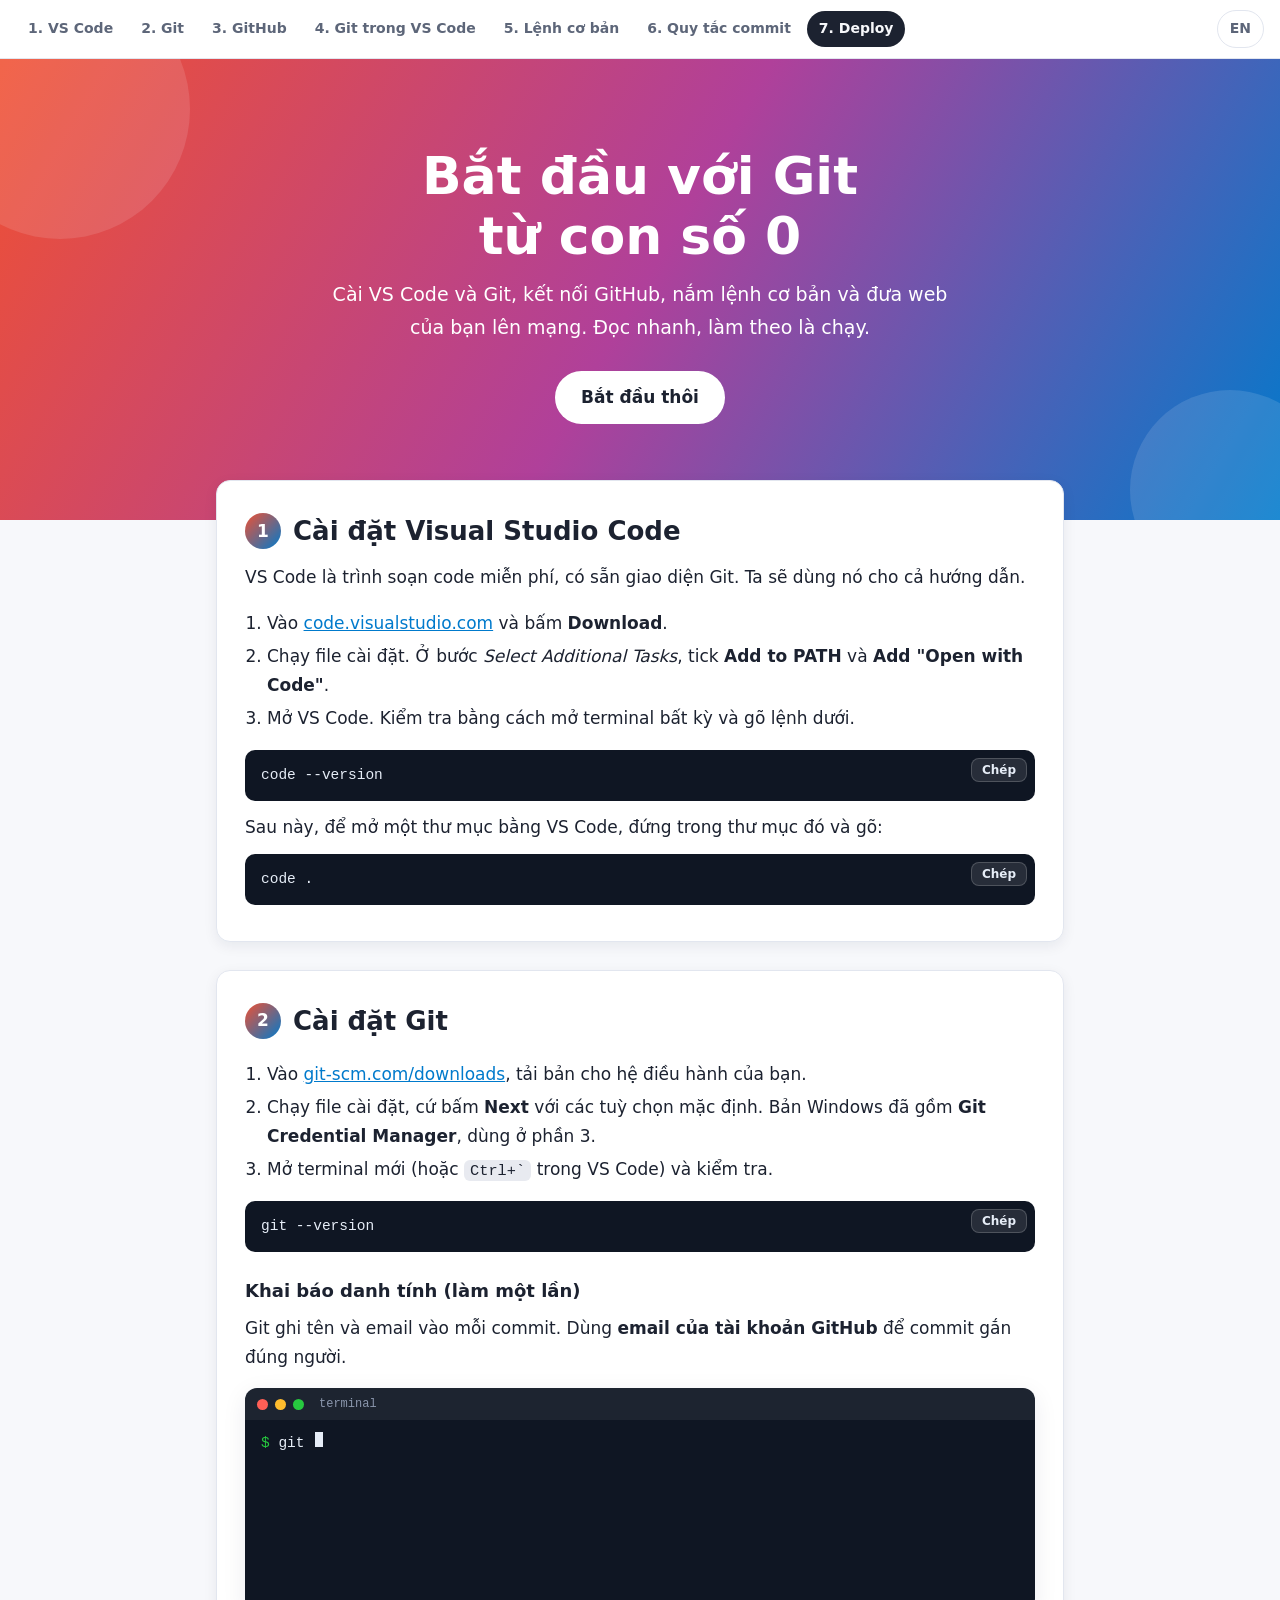
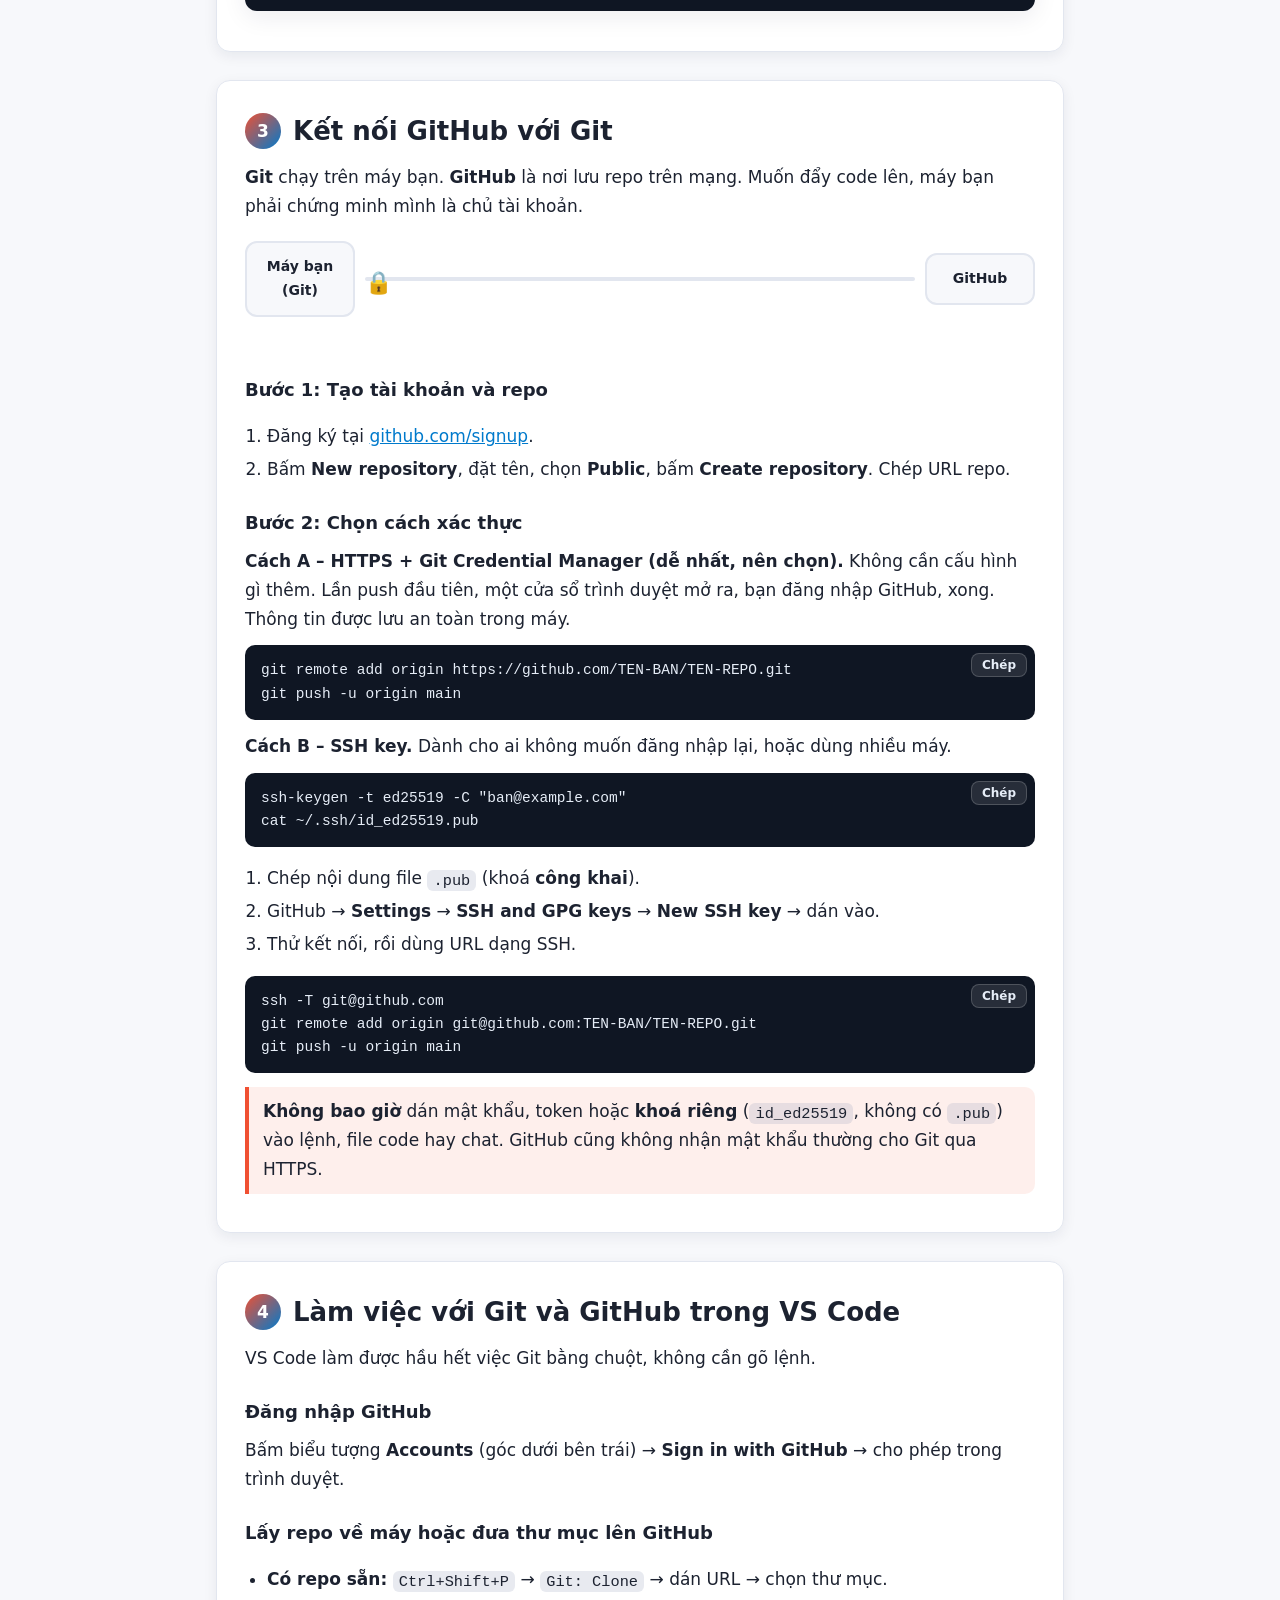
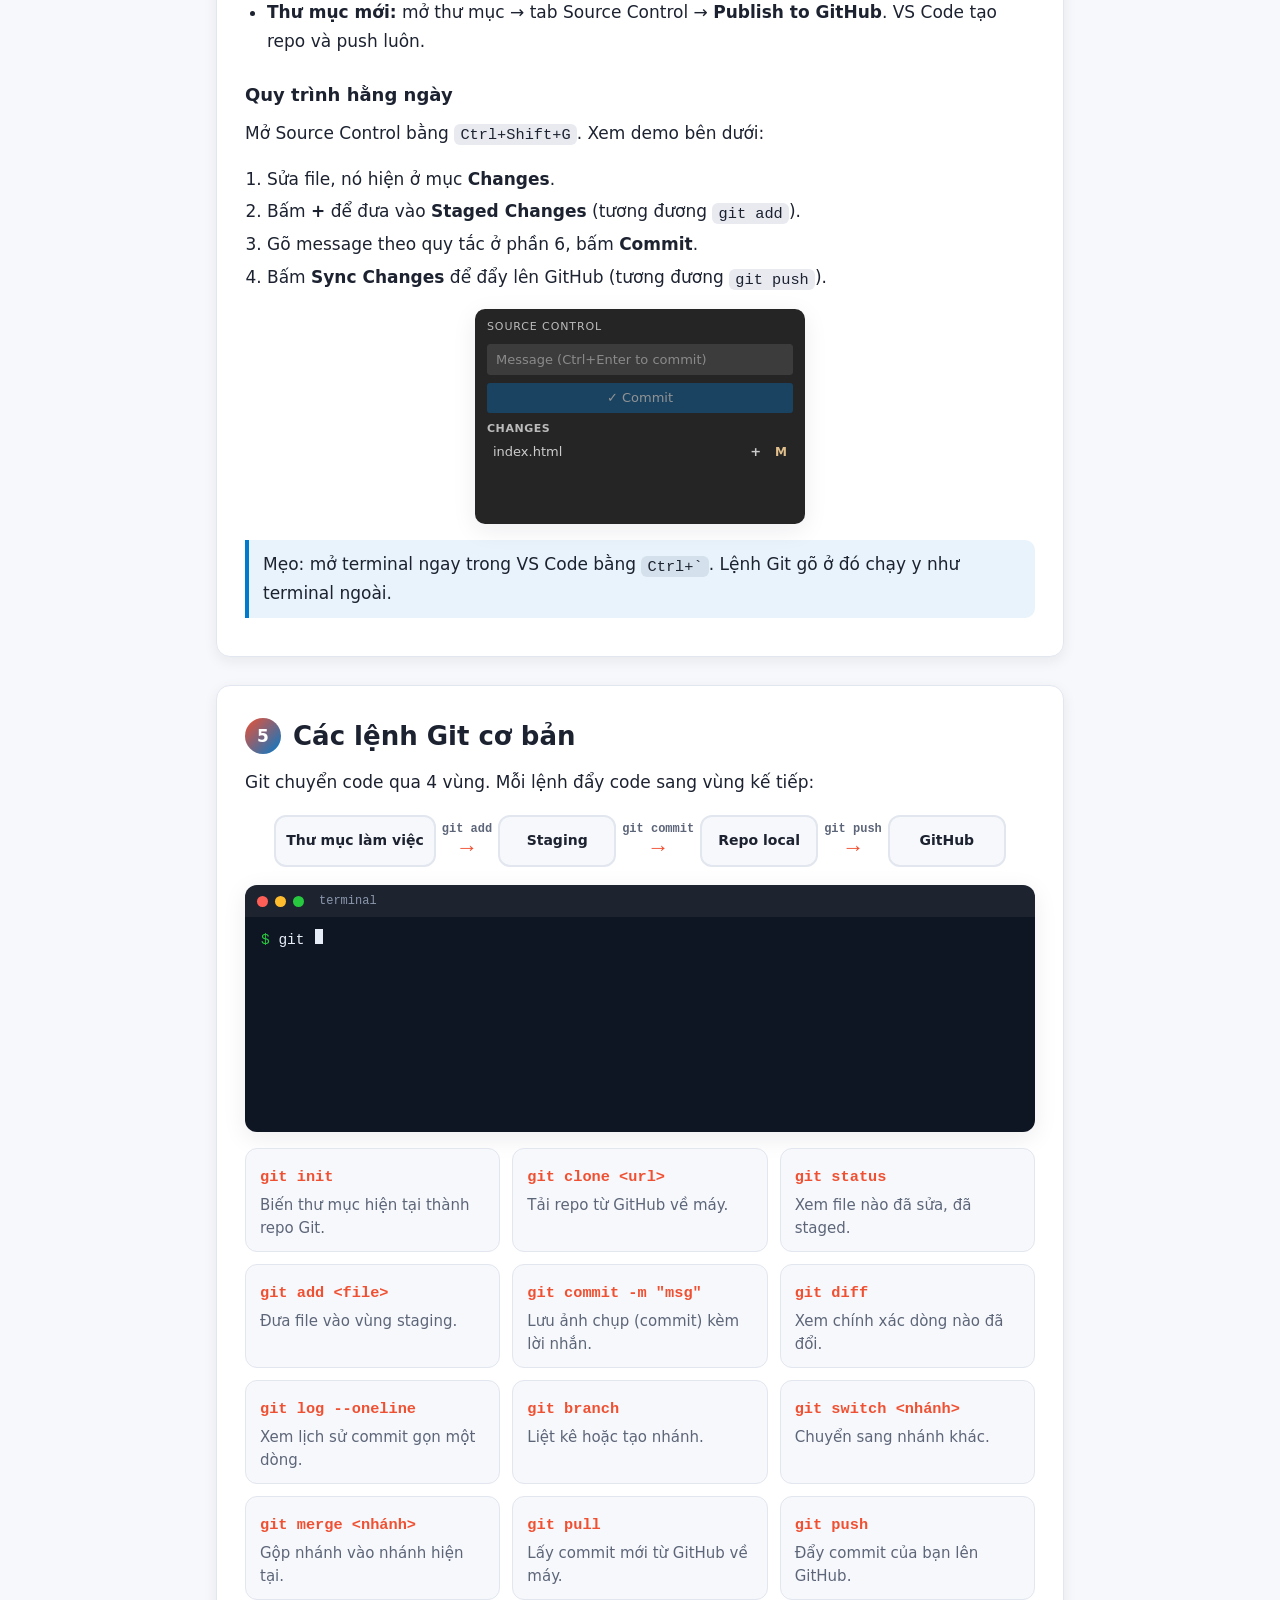
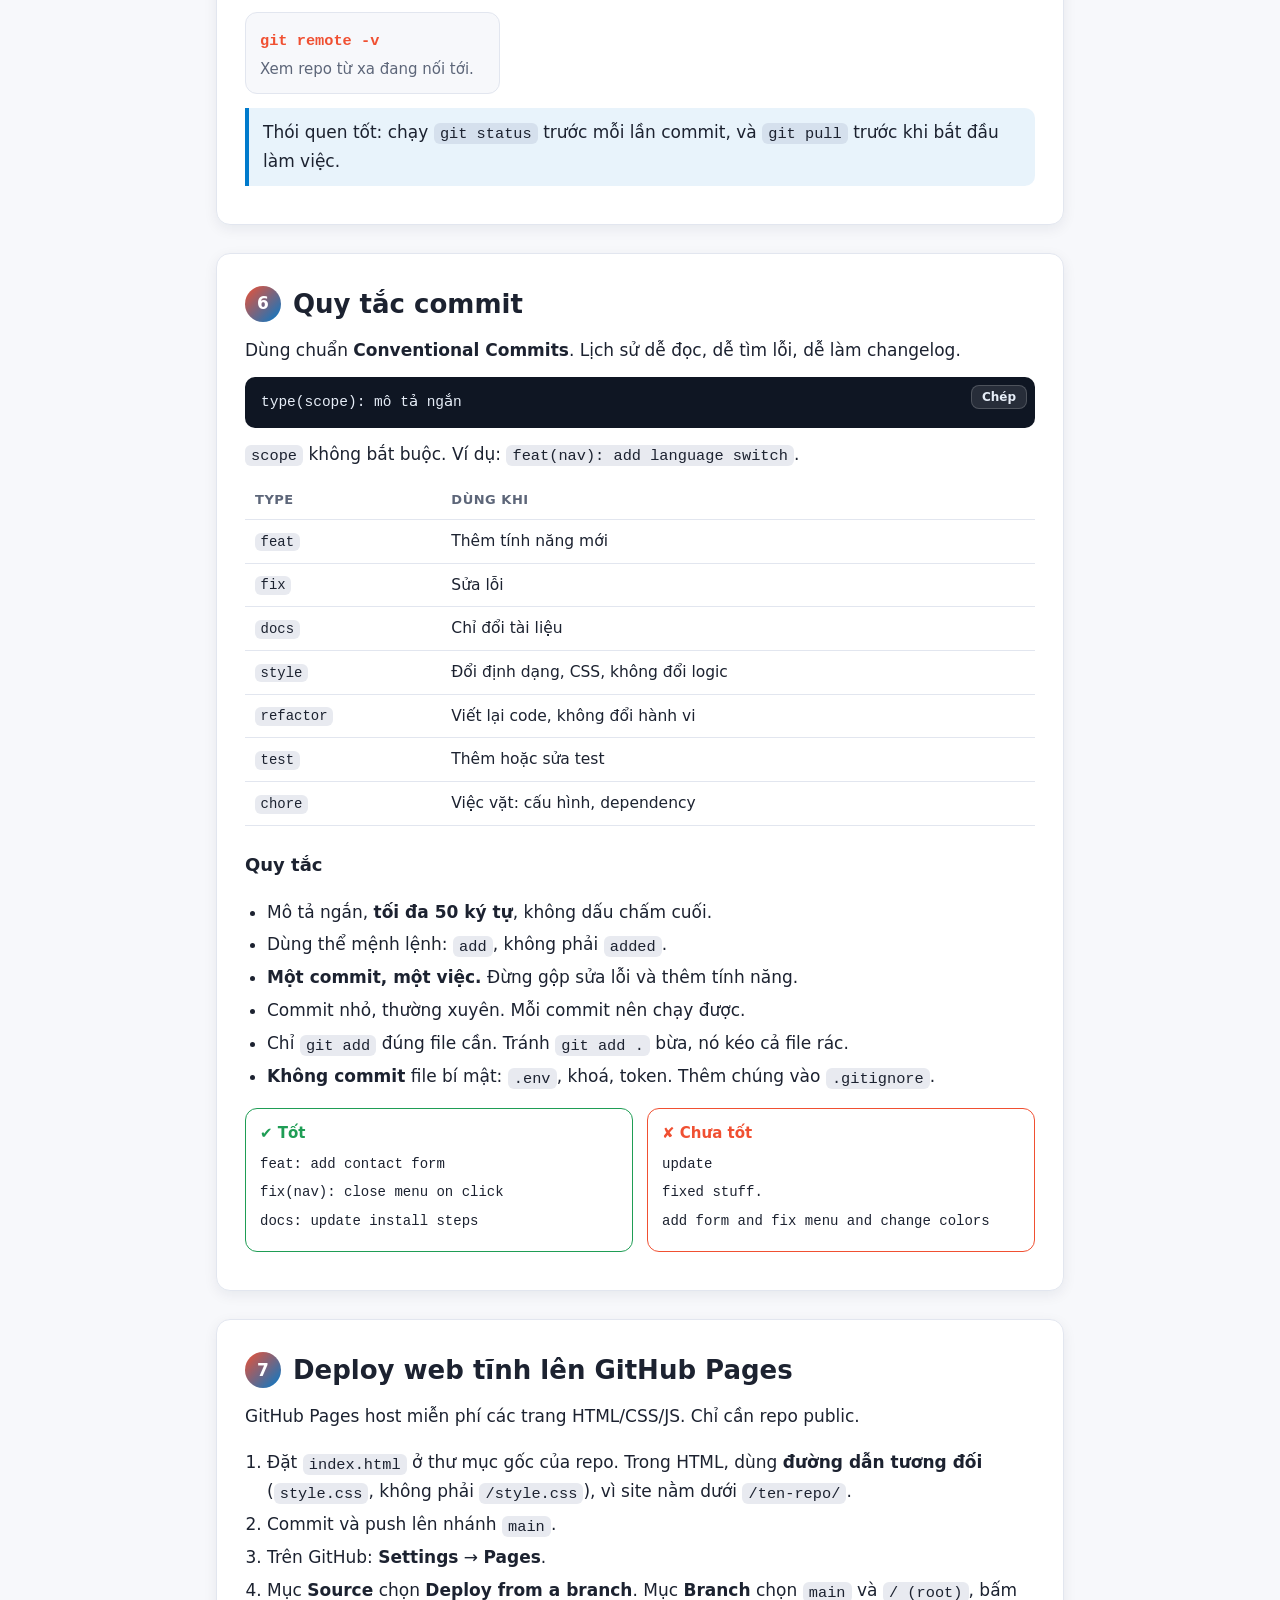
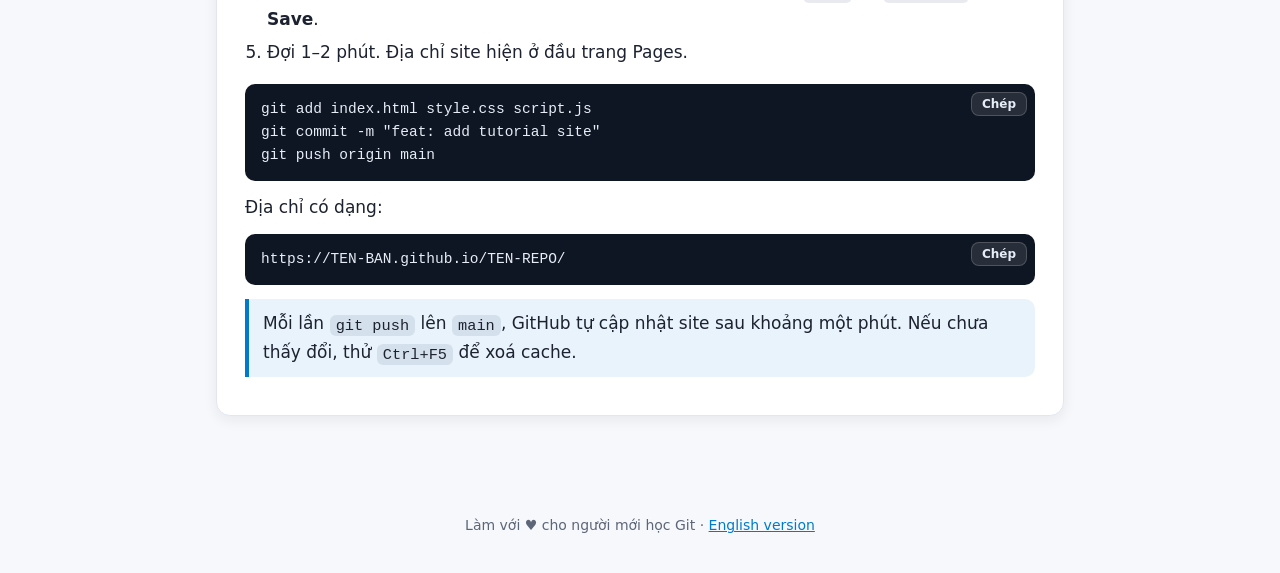
<file: index.html>
<!doctype html>
<html lang="vi">
<head>
  <meta charset="utf-8">
  <meta name="viewport" content="width=device-width, initial-scale=1">
  <title>Bắt đầu với Git – VS Code, GitHub từ con số 0</title>
  <meta name="description" content="Hướng dẫn nhanh cho người mới: cài VS Code và Git, kết nối GitHub, lệnh Git cơ bản, quy tắc commit và deploy web tĩnh lên GitHub Pages.">
  <link rel="alternate" hreflang="en" href="en/">
  <link rel="alternate" hreflang="vi" href="./">
  <link rel="stylesheet" href="style.css">
</head>
<body>
  <div class="progress"></div>

  <nav class="nav">
    <a href="#vscode">1. VS Code</a>
    <a href="#git">2. Git</a>
    <a href="#github">3. GitHub</a>
    <a href="#vscode-git">4. Git trong VS Code</a>
    <a href="#commands">5. Lệnh cơ bản</a>
    <a href="#commit-rules">6. Quy tắc commit</a>
    <a href="#deploy">7. Deploy</a>
    <span class="spacer"></span>
    <a class="lang" href="en/" hreflang="en">EN</a>
  </nav>

  <header class="hero">
    <h1>Bắt đầu với Git<br>từ con số 0</h1>
    <p>Cài VS Code và Git, kết nối GitHub, nắm lệnh cơ bản và đưa web của bạn lên mạng. Đọc nhanh, làm theo là chạy.</p>
    <a class="cta" href="#vscode">Bắt đầu thôi</a>
  </header>

  <main>
    <!-- 1 -->
    <section id="vscode" class="reveal">
      <h2><span class="num">1</span> Cài đặt Visual Studio Code</h2>
      <p>VS Code là trình soạn code miễn phí, có sẵn giao diện Git. Ta sẽ dùng nó cho cả hướng dẫn.</p>
      <ol>
        <li>Vào <a href="https://code.visualstudio.com/" target="_blank" rel="noopener">code.visualstudio.com</a> và bấm <b>Download</b>.</li>
        <li>Chạy file cài đặt. Ở bước <i>Select Additional Tasks</i>, tick <b>Add to PATH</b> và <b>Add "Open with Code"</b>.</li>
        <li>Mở VS Code. Kiểm tra bằng cách mở terminal bất kỳ và gõ lệnh dưới.</li>
      </ol>
      <pre class="code"><code>code --version</code></pre>
      <p>Sau này, để mở một thư mục bằng VS Code, đứng trong thư mục đó và gõ:</p>
      <pre class="code"><code>code .</code></pre>
      <!-- Chỗ cho GIF thật: <img src="assets/vscode-install.gif" alt="..."> -->
    </section>

    <!-- 2 -->
    <section id="git" class="reveal">
      <h2><span class="num">2</span> Cài đặt Git</h2>
      <ol>
        <li>Vào <a href="https://git-scm.com/downloads" target="_blank" rel="noopener">git-scm.com/downloads</a>, tải bản cho hệ điều hành của bạn.</li>
        <li>Chạy file cài đặt, cứ bấm <b>Next</b> với các tuỳ chọn mặc định. Bản Windows đã gồm <b>Git Credential Manager</b>, dùng ở phần 3.</li>
        <li>Mở terminal mới (hoặc <code>Ctrl+`</code> trong VS Code) và kiểm tra.</li>
      </ol>
      <pre class="code"><code>git --version</code></pre>
      <h3>Khai báo danh tính (làm một lần)</h3>
      <p>Git ghi tên và email vào mỗi commit. Dùng <b>email của tài khoản GitHub</b> để commit gắn đúng người.</p>
      <div class="term">
        <div class="term-bar"><i></i><i></i><i></i><span>terminal</span></div>
        <div class="term-body">
          <p class="c">git --version</p>
          <p class="o">git version 2.47.0.windows.1</p>
          <p class="c">git config --global user.name "Ten Cua Ban"</p>
          <p class="c">git config --global user.email "ban@example.com"</p>
          <p class="c">git config --global --list</p>
          <p class="o">user.name=Ten Cua Ban</p>
          <p class="o">user.email=ban@example.com</p>
        </div>
      </div>
    </section>

    <!-- 3 -->
    <section id="github" class="reveal">
      <h2><span class="num">3</span> Kết nối GitHub với Git</h2>
      <p><b>Git</b> chạy trên máy bạn. <b>GitHub</b> là nơi lưu repo trên mạng. Muốn đẩy code lên, máy bạn phải chứng minh mình là chủ tài khoản.</p>

      <div class="link">
        <div class="node">Máy bạn<br>(Git)</div>
        <div class="wire"></div>
        <div class="node">GitHub</div>
      </div>
      <div class="link-steps">
        <span>1. Git gửi yêu cầu push</span>
        <span>2. GitHub hỏi: bạn là ai?</span>
        <span>3. Bạn xác thực, code được lưu</span>
      </div>

      <h3>Bước 1: Tạo tài khoản và repo</h3>
      <ol>
        <li>Đăng ký tại <a href="https://github.com/signup" target="_blank" rel="noopener">github.com/signup</a>.</li>
        <li>Bấm <b>New repository</b>, đặt tên, chọn <b>Public</b>, bấm <b>Create repository</b>. Chép URL repo.</li>
      </ol>

      <h3>Bước 2: Chọn cách xác thực</h3>
      <p><b>Cách A – HTTPS + Git Credential Manager (dễ nhất, nên chọn).</b> Không cần cấu hình gì thêm. Lần push đầu tiên, một cửa sổ trình duyệt mở ra, bạn đăng nhập GitHub, xong. Thông tin được lưu an toàn trong máy.</p>
      <pre class="code"><code>git remote add origin https://github.com/TEN-BAN/TEN-REPO.git
git push -u origin main</code></pre>

      <p><b>Cách B – SSH key.</b> Dành cho ai không muốn đăng nhập lại, hoặc dùng nhiều máy.</p>
      <pre class="code"><code>ssh-keygen -t ed25519 -C "ban@example.com"
cat ~/.ssh/id_ed25519.pub</code></pre>
      <ol>
        <li>Chép nội dung file <code>.pub</code> (khoá <b>công khai</b>).</li>
        <li>GitHub → <b>Settings</b> → <b>SSH and GPG keys</b> → <b>New SSH key</b> → dán vào.</li>
        <li>Thử kết nối, rồi dùng URL dạng SSH.</li>
      </ol>
      <pre class="code"><code>ssh -T git@github.com
git remote add origin git@github.com:TEN-BAN/TEN-REPO.git
git push -u origin main</code></pre>

      <div class="note warn"><b>Không bao giờ</b> dán mật khẩu, token hoặc <b>khoá riêng</b> (<code>id_ed25519</code>, không có <code>.pub</code>) vào lệnh, file code hay chat. GitHub cũng không nhận mật khẩu thường cho Git qua HTTPS.</div>
    </section>

    <!-- 4 -->
    <section id="vscode-git" class="reveal">
      <h2><span class="num">4</span> Làm việc với Git và GitHub trong VS Code</h2>
      <p>VS Code làm được hầu hết việc Git bằng chuột, không cần gõ lệnh.</p>

      <h3>Đăng nhập GitHub</h3>
      <p>Bấm biểu tượng <b>Accounts</b> (góc dưới bên trái) → <b>Sign in with GitHub</b> → cho phép trong trình duyệt.</p>

      <h3>Lấy repo về máy hoặc đưa thư mục lên GitHub</h3>
      <ul>
        <li><b>Có repo sẵn:</b> <code>Ctrl+Shift+P</code> → <code>Git: Clone</code> → dán URL → chọn thư mục.</li>
        <li><b>Thư mục mới:</b> mở thư mục → tab Source Control → <b>Publish to GitHub</b>. VS Code tạo repo và push luôn.</li>
      </ul>

      <h3>Quy trình hằng ngày</h3>
      <p>Mở Source Control bằng <code>Ctrl+Shift+G</code>. Xem demo bên dưới:</p>
      <ol>
        <li>Sửa file, nó hiện ở mục <b>Changes</b>.</li>
        <li>Bấm <b>+</b> để đưa vào <b>Staged Changes</b> (tương đương <code>git add</code>).</li>
        <li>Gõ message theo quy tắc ở phần 6, bấm <b>Commit</b>.</li>
        <li>Bấm <b>Sync Changes</b> để đẩy lên GitHub (tương đương <code>git push</code>).</li>
      </ol>

      <div class="scm">
        <div class="scm-head">SOURCE CONTROL</div>
        <div class="scm-msg" data-ph="Message (Ctrl+Enter to commit)" data-msg="feat: add homepage"></div>
        <div class="scm-btn">✓ Commit</div>
        <div class="scm-sync">⟳ Sync Changes 1↑</div>
        <div class="scm-done">✔ Đã commit</div>
        <div class="scm-group g-changes">
          <h4>Changes</h4>
          <div class="scm-file f-changes"><span>index.html</span><span><span class="plus">+</span><b>M</b></span></div>
        </div>
        <div class="scm-group g-staged">
          <h4>Staged Changes</h4>
          <div class="scm-file f-staged"><span>index.html</span><b>M</b></div>
        </div>
      </div>
      <!-- Chỗ cho GIF thật: <img src="assets/vscode-source-control.gif" alt="..."> -->

      <div class="note">Mẹo: mở terminal ngay trong VS Code bằng <code>Ctrl+`</code>. Lệnh Git gõ ở đó chạy y như terminal ngoài.</div>
    </section>

    <!-- 5 -->
    <section id="commands" class="reveal">
      <h2><span class="num">5</span> Các lệnh Git cơ bản</h2>
      <p>Git chuyển code qua 4 vùng. Mỗi lệnh đẩy code sang vùng kế tiếp:</p>
      <div class="flow">
        <div class="box" style="--i:0">Thư mục làm việc</div>
        <div class="arrow">git add</div>
        <div class="box" style="--i:1">Staging</div>
        <div class="arrow">git commit</div>
        <div class="box" style="--i:2">Repo local</div>
        <div class="arrow">git push</div>
        <div class="box" style="--i:3">GitHub</div>
      </div>

      <div class="term">
        <div class="term-bar"><i></i><i></i><i></i><span>terminal</span></div>
        <div class="term-body">
          <p class="c">git init</p>
          <p class="o">Initialized empty Git repository in .git/</p>
          <p class="c">git add index.html</p>
          <p class="c">git commit -m "feat: add homepage"</p>
          <p class="o">[main (root-commit) a1b2c3d] feat: add homepage</p>
          <p class="o"> 1 file changed, 12 insertions(+)</p>
          <p class="c">git push -u origin main</p>
          <p class="o">branch 'main' set up to track 'origin/main'.</p>
        </div>
      </div>

      <div class="cards">
        <div class="card"><code>git init</code><p>Biến thư mục hiện tại thành repo Git.</p></div>
        <div class="card"><code>git clone &lt;url&gt;</code><p>Tải repo từ GitHub về máy.</p></div>
        <div class="card"><code>git status</code><p>Xem file nào đã sửa, đã staged.</p></div>
        <div class="card"><code>git add &lt;file&gt;</code><p>Đưa file vào vùng staging.</p></div>
        <div class="card"><code>git commit -m "msg"</code><p>Lưu ảnh chụp (commit) kèm lời nhắn.</p></div>
        <div class="card"><code>git diff</code><p>Xem chính xác dòng nào đã đổi.</p></div>
        <div class="card"><code>git log --oneline</code><p>Xem lịch sử commit gọn một dòng.</p></div>
        <div class="card"><code>git branch</code><p>Liệt kê hoặc tạo nhánh.</p></div>
        <div class="card"><code>git switch &lt;nhánh&gt;</code><p>Chuyển sang nhánh khác.</p></div>
        <div class="card"><code>git merge &lt;nhánh&gt;</code><p>Gộp nhánh vào nhánh hiện tại.</p></div>
        <div class="card"><code>git pull</code><p>Lấy commit mới từ GitHub về máy.</p></div>
        <div class="card"><code>git push</code><p>Đẩy commit của bạn lên GitHub.</p></div>
        <div class="card"><code>git remote -v</code><p>Xem repo từ xa đang nối tới.</p></div>
      </div>
      <div class="note">Thói quen tốt: chạy <code>git status</code> trước mỗi lần commit, và <code>git pull</code> trước khi bắt đầu làm việc.</div>
    </section>

    <!-- 6 -->
    <section id="commit-rules" class="reveal">
      <h2><span class="num">6</span> Quy tắc commit</h2>
      <p>Dùng chuẩn <b>Conventional Commits</b>. Lịch sử dễ đọc, dễ tìm lỗi, dễ làm changelog.</p>
      <pre class="code"><code>type(scope): mô tả ngắn</code></pre>
      <p><code>scope</code> không bắt buộc. Ví dụ: <code>feat(nav): add language switch</code>.</p>

      <table>
        <tr><th>type</th><th>Dùng khi</th></tr>
        <tr><td><code>feat</code></td><td>Thêm tính năng mới</td></tr>
        <tr><td><code>fix</code></td><td>Sửa lỗi</td></tr>
        <tr><td><code>docs</code></td><td>Chỉ đổi tài liệu</td></tr>
        <tr><td><code>style</code></td><td>Đổi định dạng, CSS, không đổi logic</td></tr>
        <tr><td><code>refactor</code></td><td>Viết lại code, không đổi hành vi</td></tr>
        <tr><td><code>test</code></td><td>Thêm hoặc sửa test</td></tr>
        <tr><td><code>chore</code></td><td>Việc vặt: cấu hình, dependency</td></tr>
      </table>

      <h3>Quy tắc</h3>
      <ul>
        <li>Mô tả ngắn, <b>tối đa 50 ký tự</b>, không dấu chấm cuối.</li>
        <li>Dùng thể mệnh lệnh: <code>add</code>, không phải <code>added</code>.</li>
        <li><b>Một commit, một việc.</b> Đừng gộp sửa lỗi và thêm tính năng.</li>
        <li>Commit nhỏ, thường xuyên. Mỗi commit nên chạy được.</li>
        <li>Chỉ <code>git add</code> đúng file cần. Tránh <code>git add .</code> bừa, nó kéo cả file rác.</li>
        <li><b>Không commit</b> file bí mật: <code>.env</code>, khoá, token. Thêm chúng vào <code>.gitignore</code>.</li>
      </ul>

      <div class="compare">
        <div class="good">
          <h4>✔ Tốt</h4>
          <ul>
            <li>feat: add contact form</li>
            <li>fix(nav): close menu on click</li>
            <li>docs: update install steps</li>
          </ul>
        </div>
        <div class="bad">
          <h4>✘ Chưa tốt</h4>
          <ul>
            <li>update</li>
            <li>fixed stuff.</li>
            <li>add form and fix menu and change colors</li>
          </ul>
        </div>
      </div>
    </section>

    <!-- 7 -->
    <section id="deploy" class="reveal">
      <h2><span class="num">7</span> Deploy web tĩnh lên GitHub Pages</h2>
      <p>GitHub Pages host miễn phí các trang HTML/CSS/JS. Chỉ cần repo public.</p>
      <ol>
        <li>Đặt <code>index.html</code> ở thư mục gốc của repo. Trong HTML, dùng <b>đường dẫn tương đối</b> (<code>style.css</code>, không phải <code>/style.css</code>), vì site nằm dưới <code>/ten-repo/</code>.</li>
        <li>Commit và push lên nhánh <code>main</code>.</li>
        <li>Trên GitHub: <b>Settings</b> → <b>Pages</b>.</li>
        <li>Mục <b>Source</b> chọn <b>Deploy from a branch</b>. Mục <b>Branch</b> chọn <code>main</code> và <code>/ (root)</code>, bấm <b>Save</b>.</li>
        <li>Đợi 1–2 phút. Địa chỉ site hiện ở đầu trang Pages.</li>
      </ol>
      <pre class="code"><code>git add index.html style.css script.js
git commit -m "feat: add tutorial site"
git push origin main</code></pre>
      <p>Địa chỉ có dạng:</p>
      <pre class="code"><code>https://TEN-BAN.github.io/TEN-REPO/</code></pre>
      <div class="note">Mỗi lần <code>git push</code> lên <code>main</code>, GitHub tự cập nhật site sau khoảng một phút. Nếu chưa thấy đổi, thử <code>Ctrl+F5</code> để xoá cache.</div>
    </section>
  </main>

  <footer>Làm với ♥ cho người mới học Git · <a href="en/">English version</a></footer>
  <script src="script.js"></script>
</body>
</html>
</file>
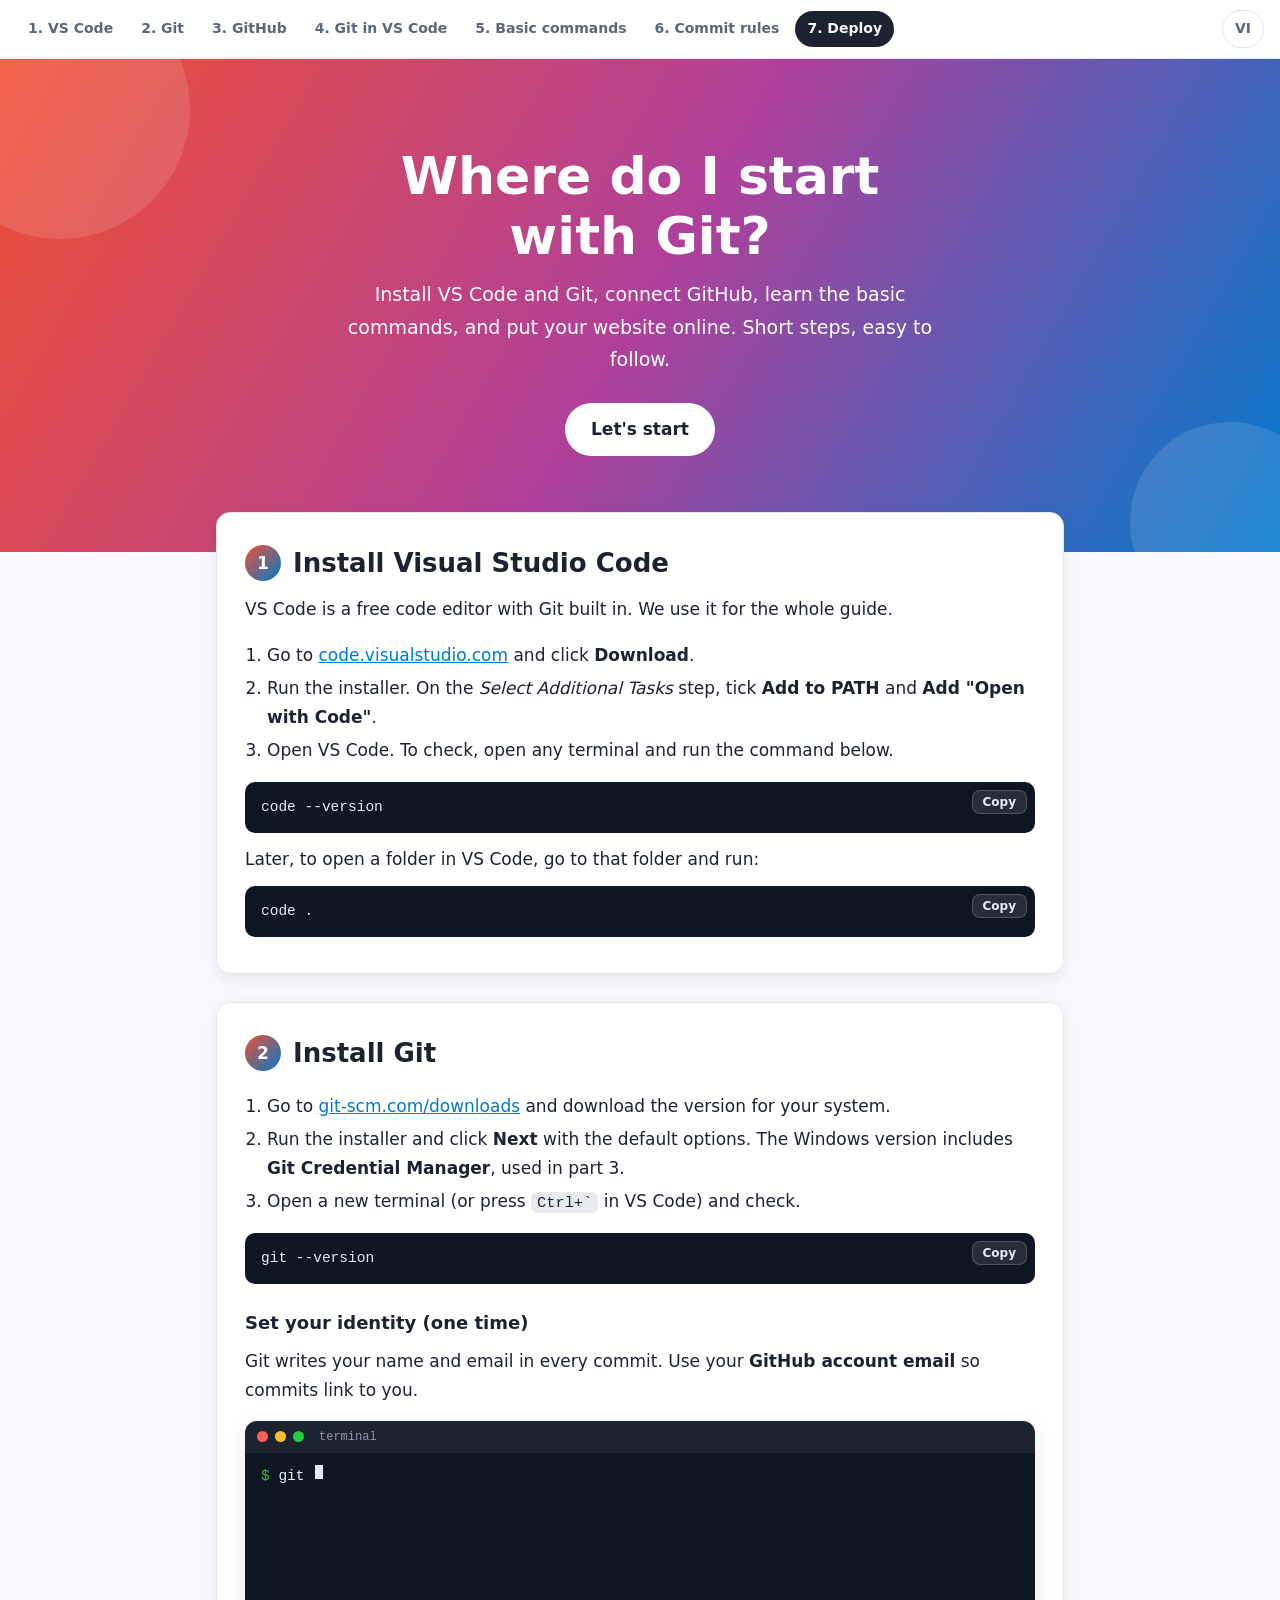
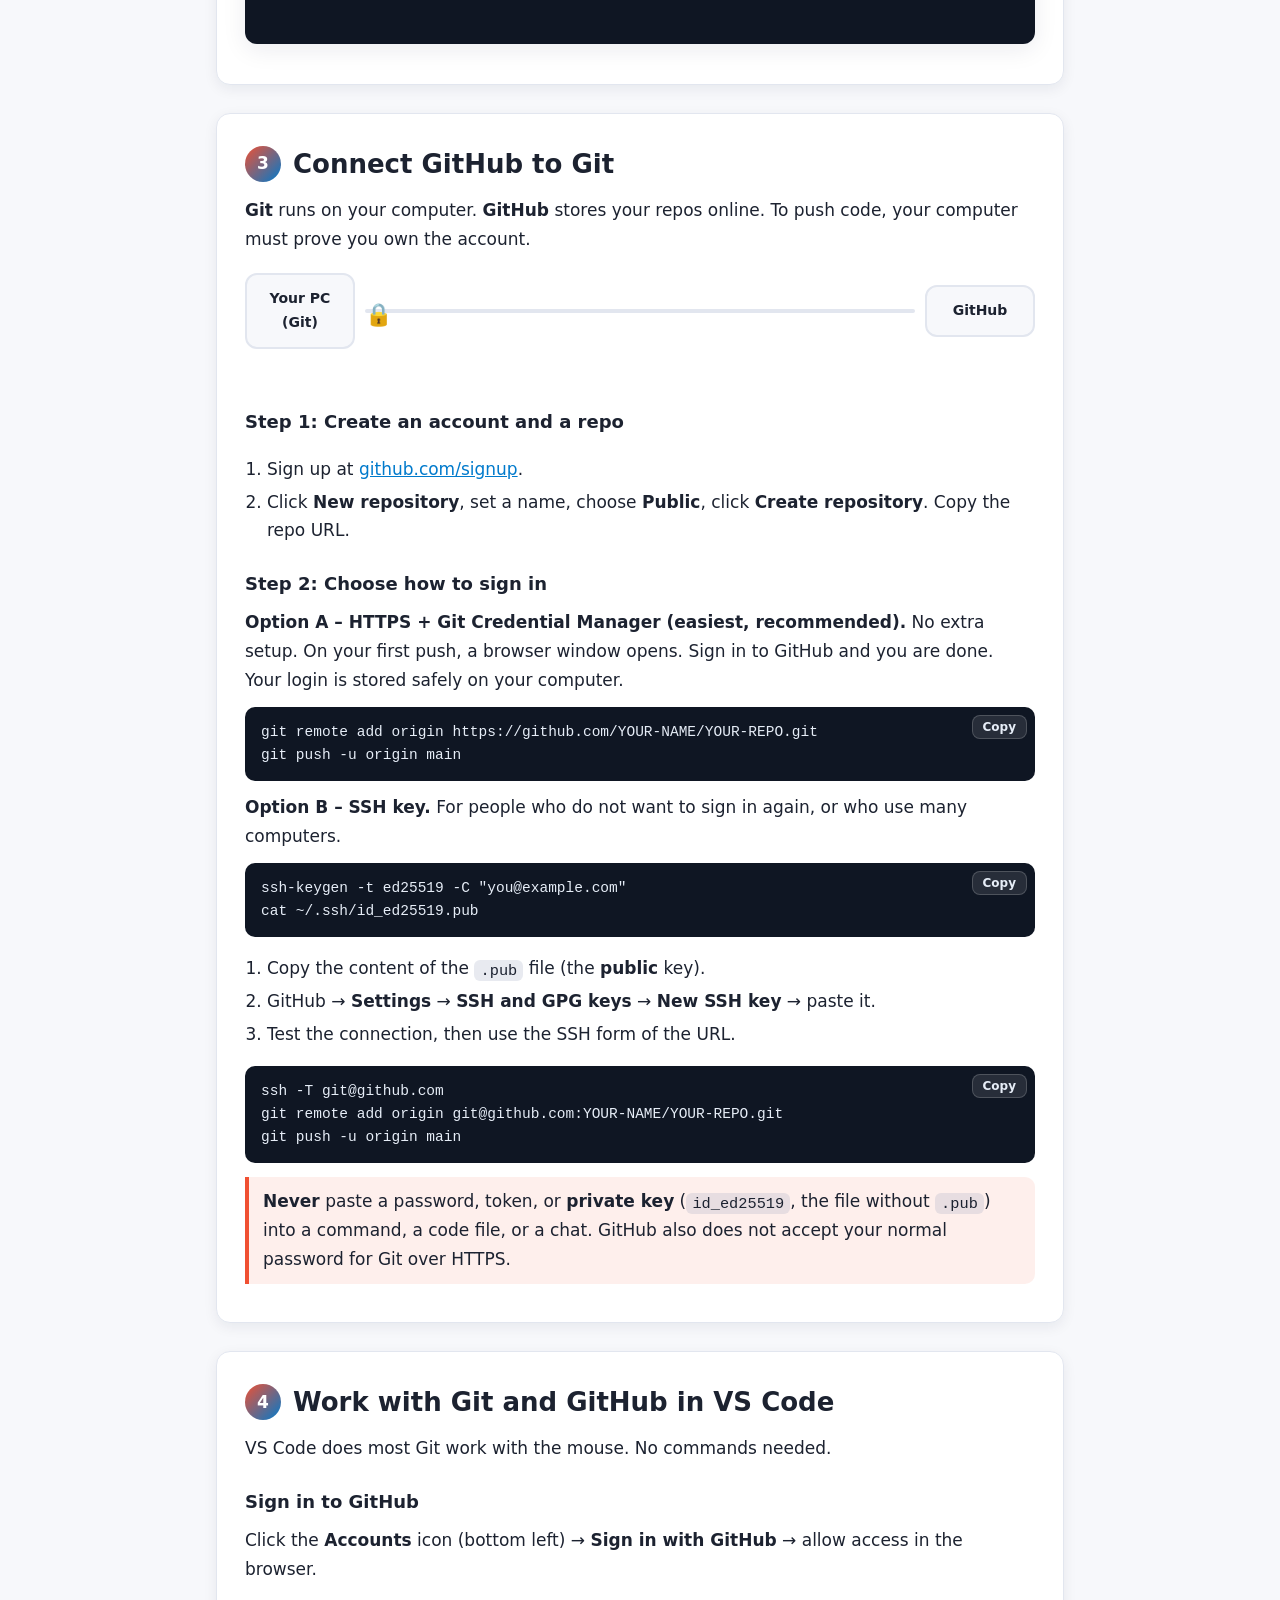
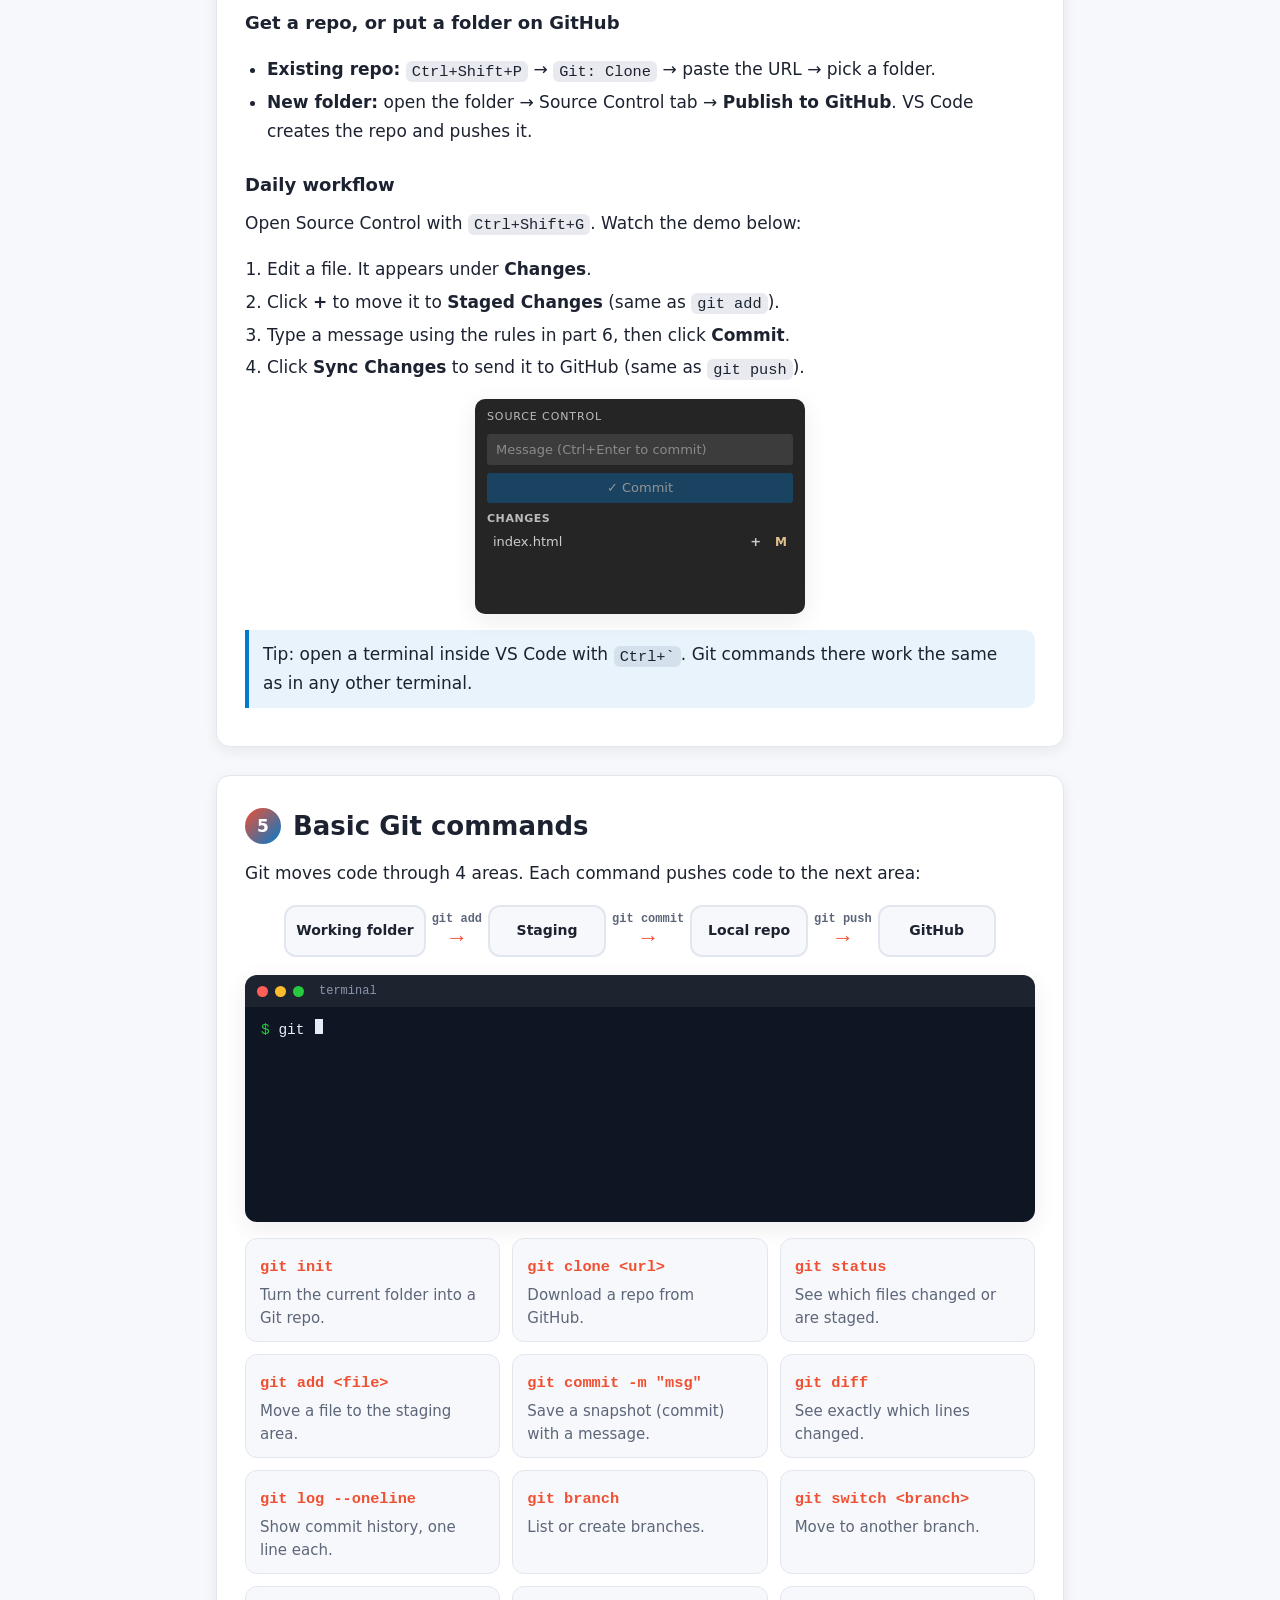
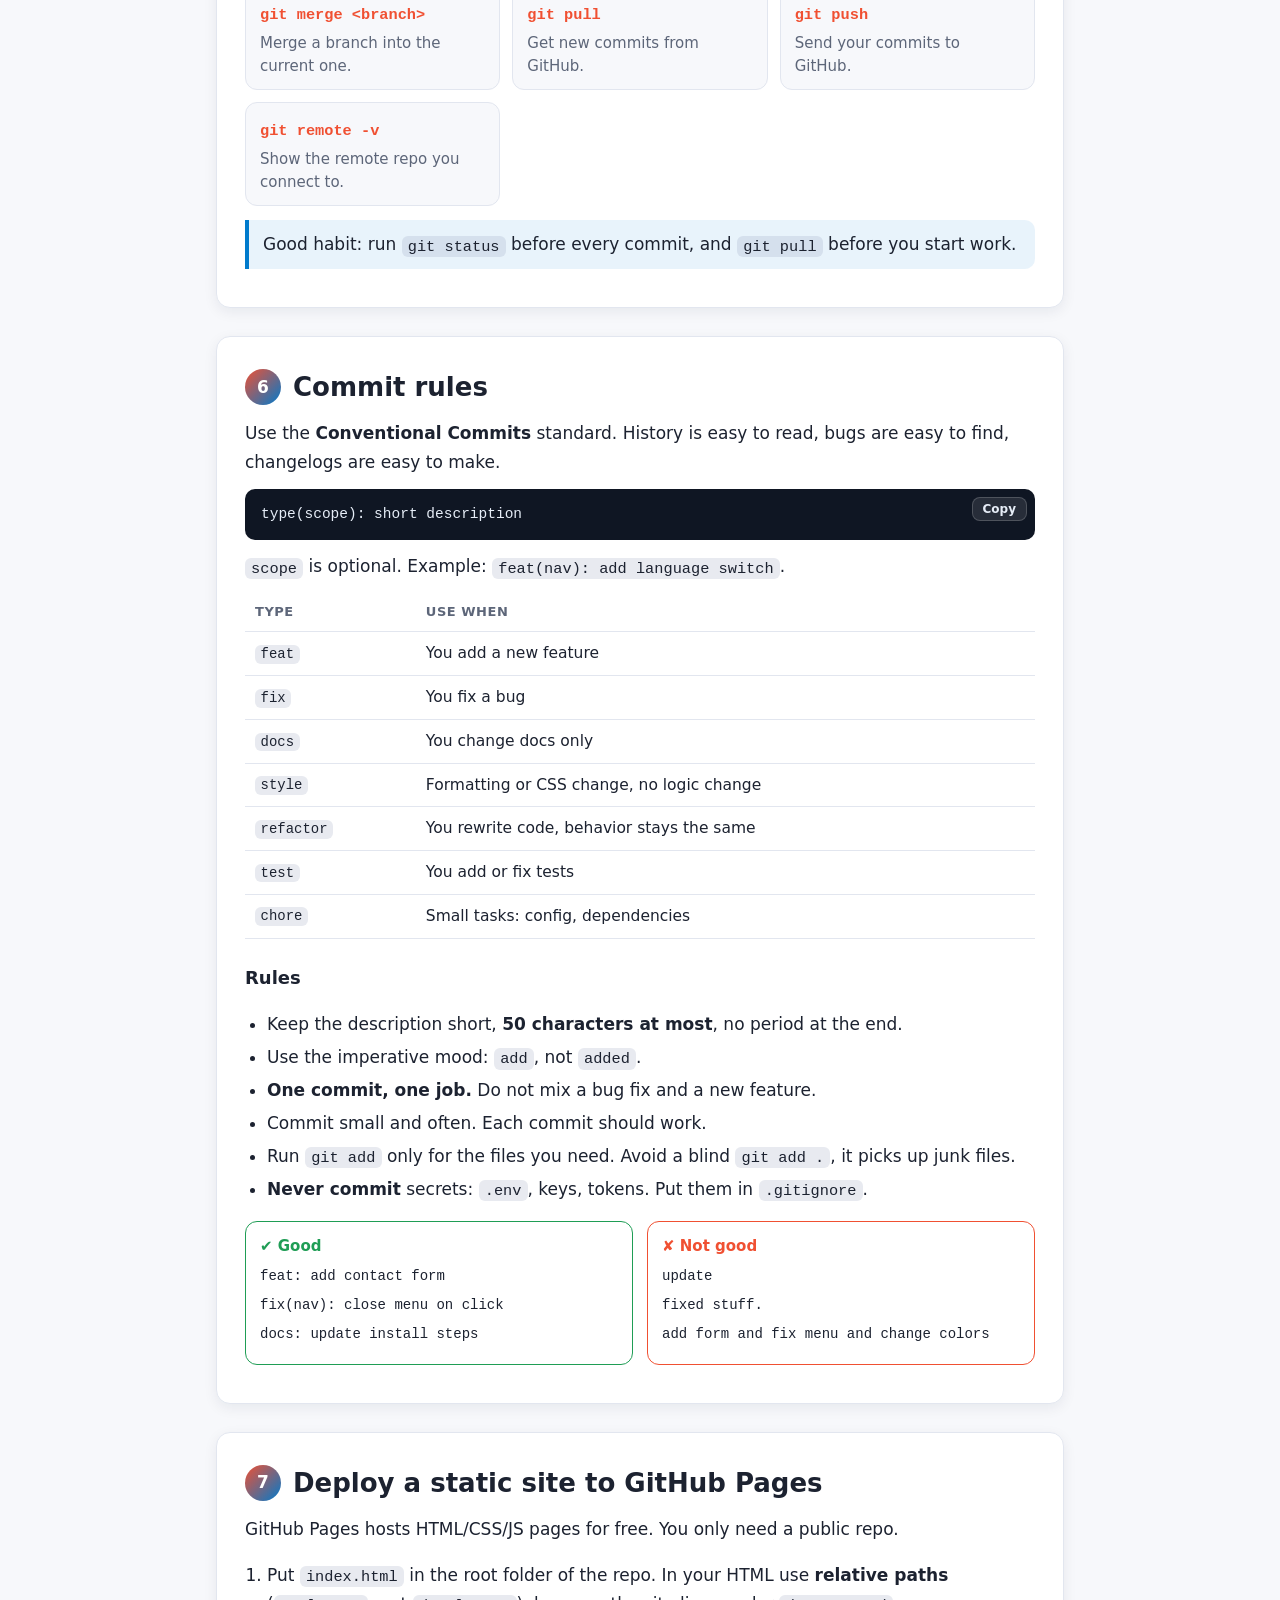
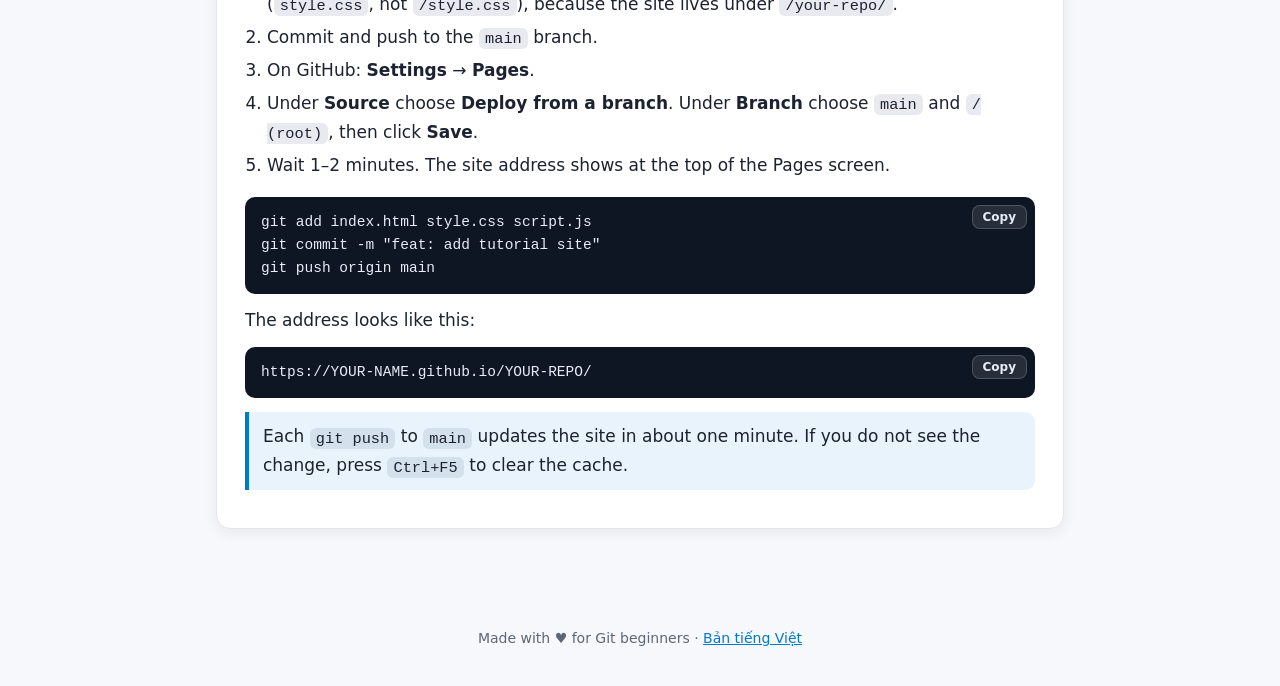
<file: en/index.html>
<!doctype html>
<html lang="en">
<head>
  <meta charset="utf-8">
  <meta name="viewport" content="width=device-width, initial-scale=1">
  <title>Where Do I Start with Git – VS Code and GitHub from Zero</title>
  <meta name="description" content="Quick guide for beginners: install VS Code and Git, connect GitHub, learn basic Git commands, commit rules, and deploy a static site to GitHub Pages.">
  <link rel="alternate" hreflang="vi" href="../">
  <link rel="alternate" hreflang="en" href="./">
  <link rel="stylesheet" href="../style.css">
</head>
<body>
  <div class="progress"></div>

  <nav class="nav">
    <a href="#vscode">1. VS Code</a>
    <a href="#git">2. Git</a>
    <a href="#github">3. GitHub</a>
    <a href="#vscode-git">4. Git in VS Code</a>
    <a href="#commands">5. Basic commands</a>
    <a href="#commit-rules">6. Commit rules</a>
    <a href="#deploy">7. Deploy</a>
    <span class="spacer"></span>
    <a class="lang" href="../" hreflang="vi">VI</a>
  </nav>

  <header class="hero">
    <h1>Where do I start<br>with Git?</h1>
    <p>Install VS Code and Git, connect GitHub, learn the basic commands, and put your website online. Short steps, easy to follow.</p>
    <a class="cta" href="#vscode">Let's start</a>
  </header>

  <main>
    <!-- 1 -->
    <section id="vscode" class="reveal">
      <h2><span class="num">1</span> Install Visual Studio Code</h2>
      <p>VS Code is a free code editor with Git built in. We use it for the whole guide.</p>
      <ol>
        <li>Go to <a href="https://code.visualstudio.com/" target="_blank" rel="noopener">code.visualstudio.com</a> and click <b>Download</b>.</li>
        <li>Run the installer. On the <i>Select Additional Tasks</i> step, tick <b>Add to PATH</b> and <b>Add "Open with Code"</b>.</li>
        <li>Open VS Code. To check, open any terminal and run the command below.</li>
      </ol>
      <pre class="code"><code>code --version</code></pre>
      <p>Later, to open a folder in VS Code, go to that folder and run:</p>
      <pre class="code"><code>code .</code></pre>
      <!-- Slot for a real GIF: <img src="../assets/vscode-install.gif" alt="..."> -->
    </section>

    <!-- 2 -->
    <section id="git" class="reveal">
      <h2><span class="num">2</span> Install Git</h2>
      <ol>
        <li>Go to <a href="https://git-scm.com/downloads" target="_blank" rel="noopener">git-scm.com/downloads</a> and download the version for your system.</li>
        <li>Run the installer and click <b>Next</b> with the default options. The Windows version includes <b>Git Credential Manager</b>, used in part 3.</li>
        <li>Open a new terminal (or press <code>Ctrl+`</code> in VS Code) and check.</li>
      </ol>
      <pre class="code"><code>git --version</code></pre>
      <h3>Set your identity (one time)</h3>
      <p>Git writes your name and email in every commit. Use your <b>GitHub account email</b> so commits link to you.</p>
      <div class="term">
        <div class="term-bar"><i></i><i></i><i></i><span>terminal</span></div>
        <div class="term-body">
          <p class="c">git --version</p>
          <p class="o">git version 2.47.0.windows.1</p>
          <p class="c">git config --global user.name "Your Name"</p>
          <p class="c">git config --global user.email "you@example.com"</p>
          <p class="c">git config --global --list</p>
          <p class="o">user.name=Your Name</p>
          <p class="o">user.email=you@example.com</p>
        </div>
      </div>
    </section>

    <!-- 3 -->
    <section id="github" class="reveal">
      <h2><span class="num">3</span> Connect GitHub to Git</h2>
      <p><b>Git</b> runs on your computer. <b>GitHub</b> stores your repos online. To push code, your computer must prove you own the account.</p>

      <div class="link">
        <div class="node">Your PC<br>(Git)</div>
        <div class="wire"></div>
        <div class="node">GitHub</div>
      </div>
      <div class="link-steps">
        <span>1. Git sends a push request</span>
        <span>2. GitHub asks: who are you?</span>
        <span>3. You sign in, code is saved</span>
      </div>

      <h3>Step 1: Create an account and a repo</h3>
      <ol>
        <li>Sign up at <a href="https://github.com/signup" target="_blank" rel="noopener">github.com/signup</a>.</li>
        <li>Click <b>New repository</b>, set a name, choose <b>Public</b>, click <b>Create repository</b>. Copy the repo URL.</li>
      </ol>

      <h3>Step 2: Choose how to sign in</h3>
      <p><b>Option A – HTTPS + Git Credential Manager (easiest, recommended).</b> No extra setup. On your first push, a browser window opens. Sign in to GitHub and you are done. Your login is stored safely on your computer.</p>
      <pre class="code"><code>git remote add origin https://github.com/YOUR-NAME/YOUR-REPO.git
git push -u origin main</code></pre>

      <p><b>Option B – SSH key.</b> For people who do not want to sign in again, or who use many computers.</p>
      <pre class="code"><code>ssh-keygen -t ed25519 -C "you@example.com"
cat ~/.ssh/id_ed25519.pub</code></pre>
      <ol>
        <li>Copy the content of the <code>.pub</code> file (the <b>public</b> key).</li>
        <li>GitHub → <b>Settings</b> → <b>SSH and GPG keys</b> → <b>New SSH key</b> → paste it.</li>
        <li>Test the connection, then use the SSH form of the URL.</li>
      </ol>
      <pre class="code"><code>ssh -T git@github.com
git remote add origin git@github.com:YOUR-NAME/YOUR-REPO.git
git push -u origin main</code></pre>

      <div class="note warn"><b>Never</b> paste a password, token, or <b>private key</b> (<code>id_ed25519</code>, the file without <code>.pub</code>) into a command, a code file, or a chat. GitHub also does not accept your normal password for Git over HTTPS.</div>
    </section>

    <!-- 4 -->
    <section id="vscode-git" class="reveal">
      <h2><span class="num">4</span> Work with Git and GitHub in VS Code</h2>
      <p>VS Code does most Git work with the mouse. No commands needed.</p>

      <h3>Sign in to GitHub</h3>
      <p>Click the <b>Accounts</b> icon (bottom left) → <b>Sign in with GitHub</b> → allow access in the browser.</p>

      <h3>Get a repo, or put a folder on GitHub</h3>
      <ul>
        <li><b>Existing repo:</b> <code>Ctrl+Shift+P</code> → <code>Git: Clone</code> → paste the URL → pick a folder.</li>
        <li><b>New folder:</b> open the folder → Source Control tab → <b>Publish to GitHub</b>. VS Code creates the repo and pushes it.</li>
      </ul>

      <h3>Daily workflow</h3>
      <p>Open Source Control with <code>Ctrl+Shift+G</code>. Watch the demo below:</p>
      <ol>
        <li>Edit a file. It appears under <b>Changes</b>.</li>
        <li>Click <b>+</b> to move it to <b>Staged Changes</b> (same as <code>git add</code>).</li>
        <li>Type a message using the rules in part 6, then click <b>Commit</b>.</li>
        <li>Click <b>Sync Changes</b> to send it to GitHub (same as <code>git push</code>).</li>
      </ol>

      <div class="scm">
        <div class="scm-head">SOURCE CONTROL</div>
        <div class="scm-msg" data-ph="Message (Ctrl+Enter to commit)" data-msg="feat: add homepage"></div>
        <div class="scm-btn">✓ Commit</div>
        <div class="scm-sync">⟳ Sync Changes 1↑</div>
        <div class="scm-done">✔ Committed</div>
        <div class="scm-group g-changes">
          <h4>Changes</h4>
          <div class="scm-file f-changes"><span>index.html</span><span><span class="plus">+</span><b>M</b></span></div>
        </div>
        <div class="scm-group g-staged">
          <h4>Staged Changes</h4>
          <div class="scm-file f-staged"><span>index.html</span><b>M</b></div>
        </div>
      </div>
      <!-- Slot for a real GIF: <img src="../assets/vscode-source-control.gif" alt="..."> -->

      <div class="note">Tip: open a terminal inside VS Code with <code>Ctrl+`</code>. Git commands there work the same as in any other terminal.</div>
    </section>

    <!-- 5 -->
    <section id="commands" class="reveal">
      <h2><span class="num">5</span> Basic Git commands</h2>
      <p>Git moves code through 4 areas. Each command pushes code to the next area:</p>
      <div class="flow">
        <div class="box" style="--i:0">Working folder</div>
        <div class="arrow">git add</div>
        <div class="box" style="--i:1">Staging</div>
        <div class="arrow">git commit</div>
        <div class="box" style="--i:2">Local repo</div>
        <div class="arrow">git push</div>
        <div class="box" style="--i:3">GitHub</div>
      </div>

      <div class="term">
        <div class="term-bar"><i></i><i></i><i></i><span>terminal</span></div>
        <div class="term-body">
          <p class="c">git init</p>
          <p class="o">Initialized empty Git repository in .git/</p>
          <p class="c">git add index.html</p>
          <p class="c">git commit -m "feat: add homepage"</p>
          <p class="o">[main (root-commit) a1b2c3d] feat: add homepage</p>
          <p class="o"> 1 file changed, 12 insertions(+)</p>
          <p class="c">git push -u origin main</p>
          <p class="o">branch 'main' set up to track 'origin/main'.</p>
        </div>
      </div>

      <div class="cards">
        <div class="card"><code>git init</code><p>Turn the current folder into a Git repo.</p></div>
        <div class="card"><code>git clone &lt;url&gt;</code><p>Download a repo from GitHub.</p></div>
        <div class="card"><code>git status</code><p>See which files changed or are staged.</p></div>
        <div class="card"><code>git add &lt;file&gt;</code><p>Move a file to the staging area.</p></div>
        <div class="card"><code>git commit -m "msg"</code><p>Save a snapshot (commit) with a message.</p></div>
        <div class="card"><code>git diff</code><p>See exactly which lines changed.</p></div>
        <div class="card"><code>git log --oneline</code><p>Show commit history, one line each.</p></div>
        <div class="card"><code>git branch</code><p>List or create branches.</p></div>
        <div class="card"><code>git switch &lt;branch&gt;</code><p>Move to another branch.</p></div>
        <div class="card"><code>git merge &lt;branch&gt;</code><p>Merge a branch into the current one.</p></div>
        <div class="card"><code>git pull</code><p>Get new commits from GitHub.</p></div>
        <div class="card"><code>git push</code><p>Send your commits to GitHub.</p></div>
        <div class="card"><code>git remote -v</code><p>Show the remote repo you connect to.</p></div>
      </div>
      <div class="note">Good habit: run <code>git status</code> before every commit, and <code>git pull</code> before you start work.</div>
    </section>

    <!-- 6 -->
    <section id="commit-rules" class="reveal">
      <h2><span class="num">6</span> Commit rules</h2>
      <p>Use the <b>Conventional Commits</b> standard. History is easy to read, bugs are easy to find, changelogs are easy to make.</p>
      <pre class="code"><code>type(scope): short description</code></pre>
      <p><code>scope</code> is optional. Example: <code>feat(nav): add language switch</code>.</p>

      <table>
        <tr><th>type</th><th>Use when</th></tr>
        <tr><td><code>feat</code></td><td>You add a new feature</td></tr>
        <tr><td><code>fix</code></td><td>You fix a bug</td></tr>
        <tr><td><code>docs</code></td><td>You change docs only</td></tr>
        <tr><td><code>style</code></td><td>Formatting or CSS change, no logic change</td></tr>
        <tr><td><code>refactor</code></td><td>You rewrite code, behavior stays the same</td></tr>
        <tr><td><code>test</code></td><td>You add or fix tests</td></tr>
        <tr><td><code>chore</code></td><td>Small tasks: config, dependencies</td></tr>
      </table>

      <h3>Rules</h3>
      <ul>
        <li>Keep the description short, <b>50 characters at most</b>, no period at the end.</li>
        <li>Use the imperative mood: <code>add</code>, not <code>added</code>.</li>
        <li><b>One commit, one job.</b> Do not mix a bug fix and a new feature.</li>
        <li>Commit small and often. Each commit should work.</li>
        <li>Run <code>git add</code> only for the files you need. Avoid a blind <code>git add .</code>, it picks up junk files.</li>
        <li><b>Never commit</b> secrets: <code>.env</code>, keys, tokens. Put them in <code>.gitignore</code>.</li>
      </ul>

      <div class="compare">
        <div class="good">
          <h4>✔ Good</h4>
          <ul>
            <li>feat: add contact form</li>
            <li>fix(nav): close menu on click</li>
            <li>docs: update install steps</li>
          </ul>
        </div>
        <div class="bad">
          <h4>✘ Not good</h4>
          <ul>
            <li>update</li>
            <li>fixed stuff.</li>
            <li>add form and fix menu and change colors</li>
          </ul>
        </div>
      </div>
    </section>

    <!-- 7 -->
    <section id="deploy" class="reveal">
      <h2><span class="num">7</span> Deploy a static site to GitHub Pages</h2>
      <p>GitHub Pages hosts HTML/CSS/JS pages for free. You only need a public repo.</p>
      <ol>
        <li>Put <code>index.html</code> in the root folder of the repo. In your HTML use <b>relative paths</b> (<code>style.css</code>, not <code>/style.css</code>), because the site lives under <code>/your-repo/</code>.</li>
        <li>Commit and push to the <code>main</code> branch.</li>
        <li>On GitHub: <b>Settings</b> → <b>Pages</b>.</li>
        <li>Under <b>Source</b> choose <b>Deploy from a branch</b>. Under <b>Branch</b> choose <code>main</code> and <code>/ (root)</code>, then click <b>Save</b>.</li>
        <li>Wait 1–2 minutes. The site address shows at the top of the Pages screen.</li>
      </ol>
      <pre class="code"><code>git add index.html style.css script.js
git commit -m "feat: add tutorial site"
git push origin main</code></pre>
      <p>The address looks like this:</p>
      <pre class="code"><code>https://YOUR-NAME.github.io/YOUR-REPO/</code></pre>
      <div class="note">Each <code>git push</code> to <code>main</code> updates the site in about one minute. If you do not see the change, press <code>Ctrl+F5</code> to clear the cache.</div>
    </section>
  </main>

  <footer>Made with ♥ for Git beginners · <a href="../">Bản tiếng Việt</a></footer>
  <script src="../script.js"></script>
</body>
</html>
</file>
<file: style.css>
:root {
  --bg: #f7f8fb;
  --surface: #ffffff;
  --text: #1c2230;
  --muted: #5d6679;
  --border: #e2e6ef;
  --git: #f05032;
  --vsc: #007acc;
  --ok: #1f9d55;
  --code-bg: #0f1623;
  --code-text: #e6edf7;
  --code-dim: #8b97ad;
  --radius: 14px;
  --shadow: 0 6px 24px rgba(20, 30, 60, 0.08);
  --mono: ui-monospace, "Cascadia Code", "SFMono-Regular", Consolas, monospace;
}

@media (prefers-color-scheme: dark) {
  :root {
    --bg: #0d121c;
    --surface: #151c2b;
    --text: #e8edf6;
    --muted: #9aa5ba;
    --border: #25304a;
    --shadow: 0 6px 24px rgba(0, 0, 0, 0.35);
    --code-bg: #090d15;
  }
}

* { box-sizing: border-box; }
html { scroll-behavior: smooth; scroll-padding-top: 76px; }
body {
  margin: 0;
  background: var(--bg);
  color: var(--text);
  font: 17px/1.7 system-ui, -apple-system, "Segoe UI", Roboto, sans-serif;
}
a { color: var(--vsc); }
code {
  font-family: var(--mono);
  font-size: 0.9em;
  background: rgba(127, 140, 170, 0.18);
  padding: 0.1em 0.4em;
  border-radius: 6px;
}

/* progress + nav */
.progress {
  position: fixed; top: 0; left: 0; height: 3px; width: 100%;
  background: linear-gradient(90deg, var(--git), var(--vsc));
  transform: scaleX(0); transform-origin: 0 50%;
  will-change: transform;
  z-index: 50;
}
.nav {
  position: sticky; top: 0; z-index: 40;
  display: flex; align-items: center; gap: 4px;
  padding: 10px 16px;
  background: var(--surface);
  border-bottom: 1px solid var(--border);
  overflow-x: auto;
}
.nav a {
  color: var(--muted); text-decoration: none; white-space: nowrap;
  font-size: 14px; font-weight: 600;
  padding: 6px 12px; border-radius: 999px;
  transition: background 0.2s, color 0.2s;
}
.nav a:hover { color: var(--text); }
.nav a.active { background: var(--text); color: var(--bg); }
.nav .spacer { flex: 1; }
.nav .lang { border: 1px solid var(--border); }

/* hero */
.hero {
  position: relative; overflow: hidden;
  text-align: center; color: #fff;
  padding: 88px 20px 96px;
  background: linear-gradient(120deg, #f05032 0%, #b0409a 50%, #007acc 100%);
}
.hero h1 { margin: 0 0 12px; font-size: clamp(30px, 6vw, 52px); line-height: 1.15; animation: rise 0.8s both; }
.hero p { margin: 0 auto; max-width: 620px; font-size: 19px; opacity: 0.95; animation: rise 0.8s 0.15s both; }
.hero .cta {
  display: inline-block; margin-top: 28px;
  background: #fff; color: #1c2230; text-decoration: none; font-weight: 700;
  padding: 12px 26px; border-radius: 999px;
  transition: transform 0.2s, box-shadow 0.2s;
  animation: rise 0.8s 0.3s both;
}
.hero .cta:hover { transform: translateY(-2px); box-shadow: 0 10px 24px rgba(0, 0, 0, 0.25); }
.hero::before, .hero::after {
  content: ""; position: absolute; border-radius: 50%;
  background: rgba(255, 255, 255, 0.12);
  will-change: transform;
  animation: float 9s ease-in-out infinite alternate;
}
.hero::before { width: 260px; height: 260px; left: -70px; top: -80px; }
.hero::after { width: 200px; height: 200px; right: -50px; bottom: -70px; animation-delay: -4s; }

/* layout */
main { max-width: 880px; margin: -40px auto 0; padding: 0 16px 60px; position: relative; z-index: 2; }
section {
  background: var(--surface);
  border: 1px solid var(--border);
  border-radius: var(--radius);
  box-shadow: 0 4px 14px rgba(20, 30, 60, 0.07);
  padding: 28px 28px 24px;
  margin-bottom: 28px;
}
section h2 { margin: 0 0 10px; font-size: 26px; display: flex; align-items: center; gap: 12px; }
section h2 .num {
  flex: none; width: 36px; height: 36px; border-radius: 50%;
  display: grid; place-items: center;
  font-size: 17px; color: #fff;
  background: linear-gradient(135deg, var(--git), var(--vsc));
}
section h3 { margin: 24px 0 6px; font-size: 18px; }
section p { margin: 8px 0; }
section ol, section ul { padding-left: 22px; }
section li { margin: 4px 0; }
.note {
  border-left: 4px solid var(--vsc); background: rgba(0, 122, 204, 0.09);
  padding: 10px 14px; border-radius: 0 10px 10px 0; margin: 14px 0;
}
.note.warn { border-color: var(--git); background: rgba(240, 80, 50, 0.09); }

/* code blocks */
pre.code {
  position: relative; margin: 12px 0; padding: 14px 16px;
  background: var(--code-bg); color: var(--code-text);
  border-radius: 10px; overflow-x: auto;
  font: 14.5px/1.6 var(--mono);
}
pre.code code { background: none; padding: 0; font-size: inherit; }
.copy {
  position: absolute; top: 8px; right: 8px;
  font: 600 12px system-ui, sans-serif;
  color: var(--code-text); background: rgba(255, 255, 255, 0.1);
  border: 1px solid rgba(255, 255, 255, 0.18); border-radius: 8px;
  padding: 4px 10px; cursor: pointer; transition: background 0.2s;
}
.copy:hover { background: rgba(255, 255, 255, 0.2); }
.copy.done { background: var(--ok); border-color: var(--ok); }

/* command cards */
.cards { display: grid; grid-template-columns: repeat(auto-fill, minmax(250px, 1fr)); gap: 12px; margin: 14px 0; }
.card {
  border: 1px solid var(--border); border-radius: 12px; padding: 12px 14px;
  background: var(--bg);
  transition: transform 0.2s, box-shadow 0.2s, border-color 0.2s;
}
.card:hover { transform: translateY(-3px); box-shadow: var(--shadow); border-color: var(--vsc); }
.card code { background: none; padding: 0; font-weight: 700; color: var(--git); }
.card p { margin: 4px 0 0; font-size: 15px; color: var(--muted); line-height: 1.5; }

/* good / bad */
.compare { display: grid; grid-template-columns: 1fr 1fr; gap: 14px; margin: 14px 0; }
.compare > div { border-radius: 12px; padding: 12px 14px; border: 1px solid var(--border); }
.compare .good { border-color: var(--ok); }
.compare .bad { border-color: var(--git); }
.compare h4 { margin: 0 0 6px; font-size: 15px; }
.compare .good h4 { color: var(--ok); }
.compare .bad h4 { color: var(--git); }
.compare ul { list-style: none; padding: 0; margin: 0; }
.compare li { font-family: var(--mono); font-size: 14px; margin: 5px 0; word-break: break-word; }

table { width: 100%; border-collapse: collapse; margin: 12px 0; font-size: 15.5px; }
th, td { text-align: left; padding: 8px 10px; border-bottom: 1px solid var(--border); vertical-align: top; }
th { color: var(--muted); font-size: 13px; text-transform: uppercase; letter-spacing: 0.04em; }

/* terminal demo */
.term { margin: 16px 0; border-radius: 12px; overflow: hidden; background: var(--code-bg); box-shadow: var(--shadow); }
.term-bar { display: flex; gap: 7px; align-items: center; padding: 9px 12px; background: rgba(255, 255, 255, 0.06); font: 12px var(--mono); color: var(--code-dim); }
.term-bar i { width: 11px; height: 11px; border-radius: 50%; background: #ff5f56; }
.term-bar i:nth-child(2) { background: #ffbd2e; }
.term-bar i:nth-child(3) { background: #27c93f; }
.term-bar span { margin-left: 8px; }
.term-body { padding: 12px 16px; min-height: 190px; font: 14.5px/1.65 var(--mono); color: var(--code-text); }
.term-body p { margin: 0; white-space: pre-wrap; word-break: break-word; }
.term-body p.c::before { content: "$ "; color: #27c93f; }
.term-body p.o { color: var(--code-dim); }
.term.playing .term-body p.c:last-child::after {
  content: ""; display: inline-block; width: 8px; height: 1em; margin-left: 2px;
  background: var(--code-text); vertical-align: top; animation: blink 1s steps(2) infinite;
}

/* VS Code source control demo */
.scm {
  position: relative; max-width: 330px; min-height: 215px; margin: 16px auto;
  background: #252526; color: #ccc; border-radius: 10px;
  font: 13px/1.5 system-ui, "Segoe UI", sans-serif;
  padding: 10px 12px 14px; box-shadow: var(--shadow);
}
.scm-head { font-size: 11px; letter-spacing: 0.08em; color: #bbb; margin-bottom: 8px; }
.scm-msg {
  min-height: 30px; padding: 5px 8px; background: #3c3c3c; border: 1px solid #3c3c3c;
  border-radius: 3px; color: #ddd; font-size: 13px;
}
.scm-msg:empty::before { content: attr(data-ph); color: #8a8a8a; }
.scm-btn {
  margin: 8px 0; text-align: center; padding: 5px; border-radius: 3px;
  background: #0e639c; color: #fff; opacity: 0.5; transition: opacity 0.3s, transform 0.15s, background 0.3s;
}
.scm.s3 .scm-btn { opacity: 1; }
.scm.s4 .scm-btn { transform: scale(0.96); background: #1177bb; }
.scm.s5 .scm-btn { display: none; }
.scm-sync { display: none; margin: 8px 0; text-align: center; padding: 5px; border-radius: 3px; background: #0e639c; color: #fff; }
.scm.s5 .scm-sync { display: block; animation: pop 0.4s both; }
.scm-group h4 { margin: 8px 0 2px; font-size: 11px; text-transform: uppercase; letter-spacing: 0.05em; color: #bbb; }
.scm-file { display: flex; justify-content: space-between; align-items: center; padding: 3px 6px; border-radius: 3px; }
.scm-file b { color: #e2c08d; font-size: 12px; }
.scm-file .plus { margin-right: 8px; padding: 0 6px; border-radius: 3px; font-weight: 700; transition: background 0.2s; }
.scm.s1 .scm-file .plus { background: #0e639c; color: #fff; }
.scm-file.f-changes { display: flex; }
.scm.s2 .f-changes, .scm.s2 .g-changes { display: none; }
.scm-file.f-staged, .g-staged { display: none; }
.scm.s2 .f-staged, .scm.s2 .g-staged { display: flex; animation: pop 0.4s both; }
.scm.s2 .g-staged { display: block; }
.scm.s4 .f-staged, .scm.s4 .g-staged, .scm.s5 .f-staged, .scm.s5 .g-staged { display: none; }
.scm-done { display: none; color: #89d185; padding: 4px 6px; }
.scm.s5 .scm-done { display: block; animation: pop 0.4s both; }

/* flow diagram */
.flow { display: flex; align-items: center; justify-content: center; flex-wrap: wrap; gap: 6px; margin: 18px 0; }
.flow .box {
  min-width: 118px; text-align: center; padding: 12px 10px; border-radius: 12px;
  border: 2px solid var(--border); background: var(--bg); font-weight: 700; font-size: 14px;
  animation: lit 8s infinite; animation-delay: calc(var(--i) * 2s);
}
.flow .arrow { text-align: center; font: 600 12px var(--mono); color: var(--muted); }
.flow .arrow::after { content: "\2192"; display: block; font-size: 22px; color: var(--git); animation: nudge 1.2s ease-in-out infinite; }

/* github link diagram */
.link { position: relative; display: flex; align-items: center; justify-content: space-between; margin: 20px 0 6px; gap: 10px; }
.link .node { flex: none; width: 110px; text-align: center; padding: 12px 6px; border-radius: 12px; border: 2px solid var(--border); background: var(--bg); font-weight: 700; font-size: 14px; }
.link .wire { position: relative; flex: 1; height: 4px; border-radius: 2px; background: var(--border); }
.link .wire::after {
  content: "\1F512"; position: absolute; top: -13px; left: 0; font-size: 22px;
  animation: travel 3s ease-in-out infinite alternate;
}
.link-steps { position: relative; height: 28px; text-align: center; color: var(--muted); font-size: 15px; }
.link-steps span { position: absolute; inset: 0; opacity: 0; animation: cycle 9s infinite; }
.link-steps span:nth-child(2) { animation-delay: 3s; }
.link-steps span:nth-child(3) { animation-delay: 6s; }

footer { text-align: center; color: var(--muted); font-size: 14px; padding: 10px 16px 40px; }

/* reveal on scroll (only when JS runs) */
.js .reveal { opacity: 0; transform: translateY(24px); transition: opacity 0.6s ease, transform 0.6s ease; }
.js .reveal.in { opacity: 1; transform: none; }

/* pause infinite animations while their block is off screen (set by script.js) */
.paused, .paused *, .paused::before, .paused::after { animation-play-state: paused !important; }

@keyframes rise { from { opacity: 0; transform: translateY(18px); } to { opacity: 1; transform: none; } }
@keyframes float { to { transform: translate(30px, 24px) scale(1.12); } }
@keyframes blink { 50% { opacity: 0; } }
@keyframes pop { from { opacity: 0; transform: translateY(6px); } to { opacity: 1; transform: none; } }
@keyframes nudge { 50% { transform: translateX(5px); } }
@keyframes travel { from { left: 0; } to { left: calc(100% - 22px); } }
@keyframes cycle { 0%, 4% { opacity: 0; } 8%, 30% { opacity: 1; } 34%, 100% { opacity: 0; } }
@keyframes lit {
  0%, 22% { border-color: var(--git); box-shadow: 0 0 0 4px rgba(240, 80, 50, 0.18); }
  26%, 100% { border-color: var(--border); box-shadow: none; }
}

@media (max-width: 640px) {
  section { padding: 20px 16px 18px; }
  .compare { grid-template-columns: 1fr; }
  .flow .arrow::after { content: "\2193"; }
}

@media (prefers-reduced-motion: reduce) {
  html { scroll-behavior: auto; }
  *, *::before, *::after { animation: none !important; transition: none !important; }
  .js .reveal { opacity: 1; transform: none; }
  .link-steps span:first-child { opacity: 1; }
}
</file>
